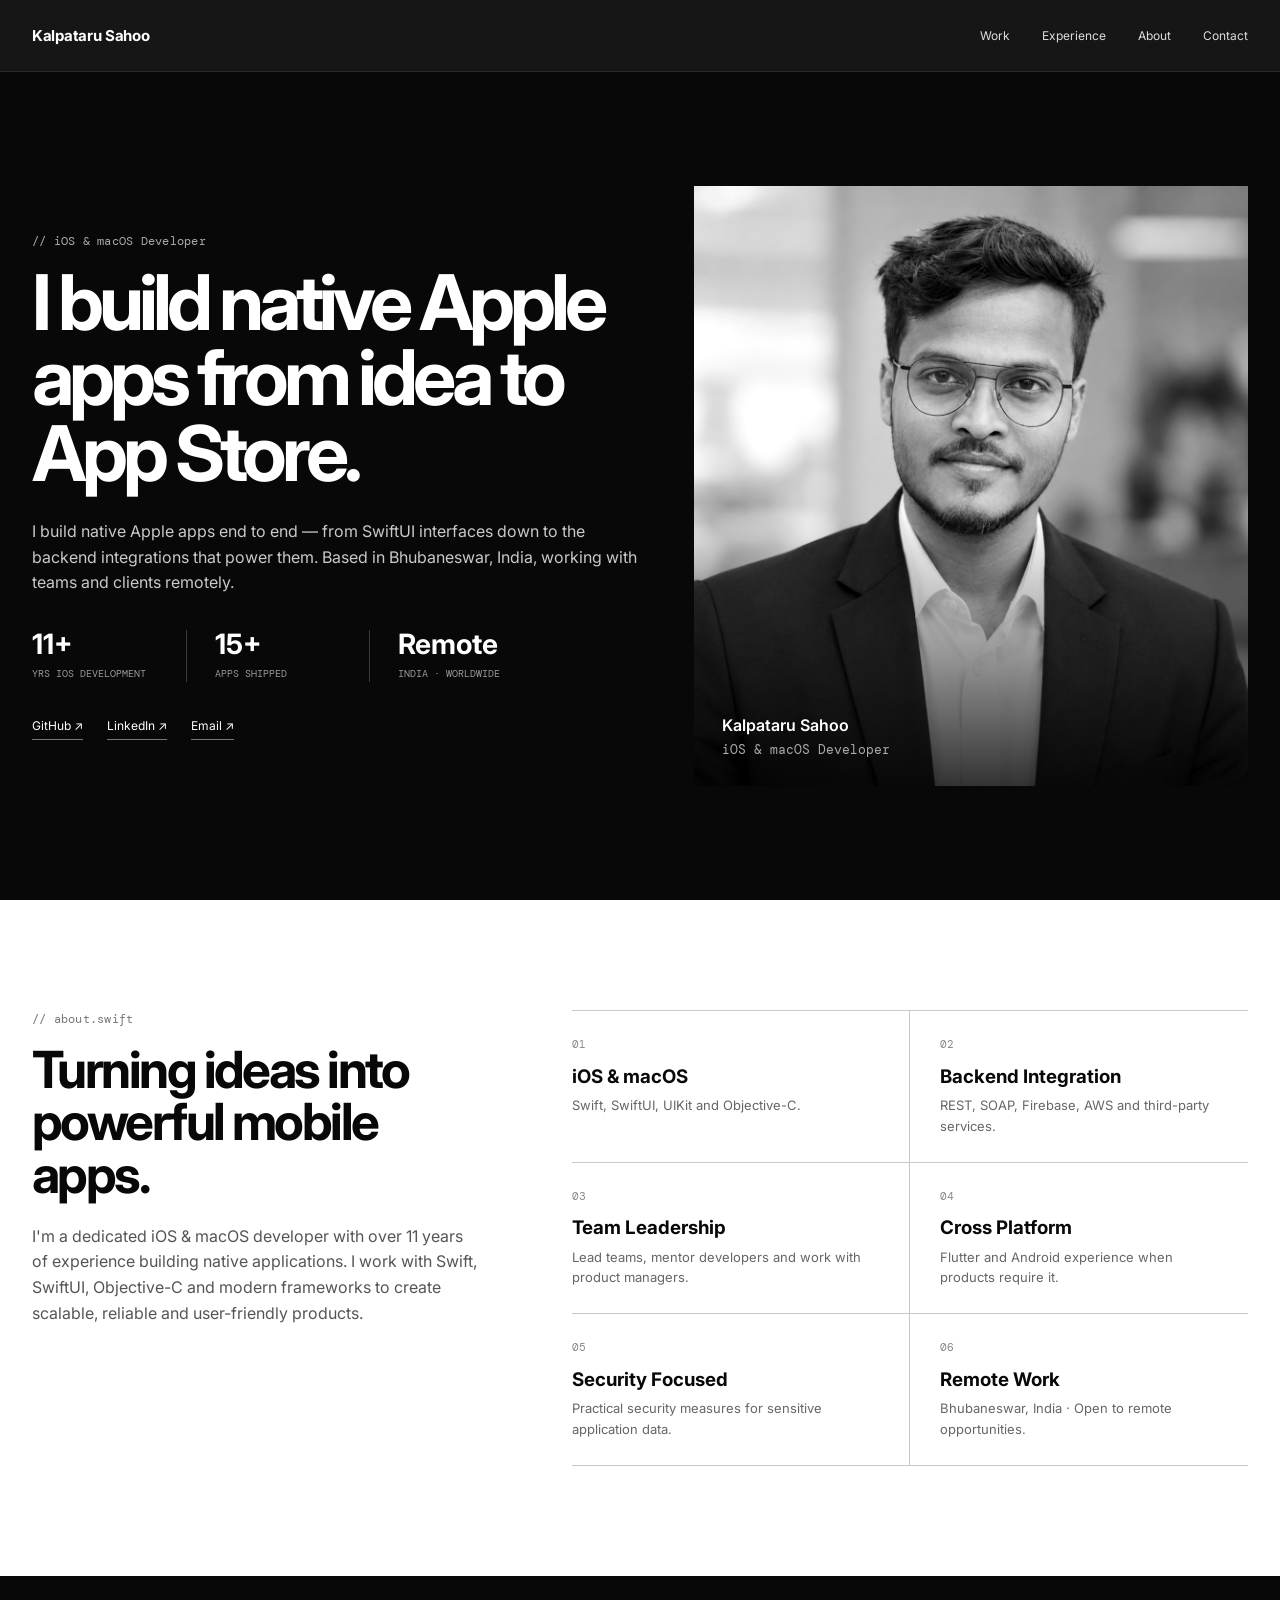
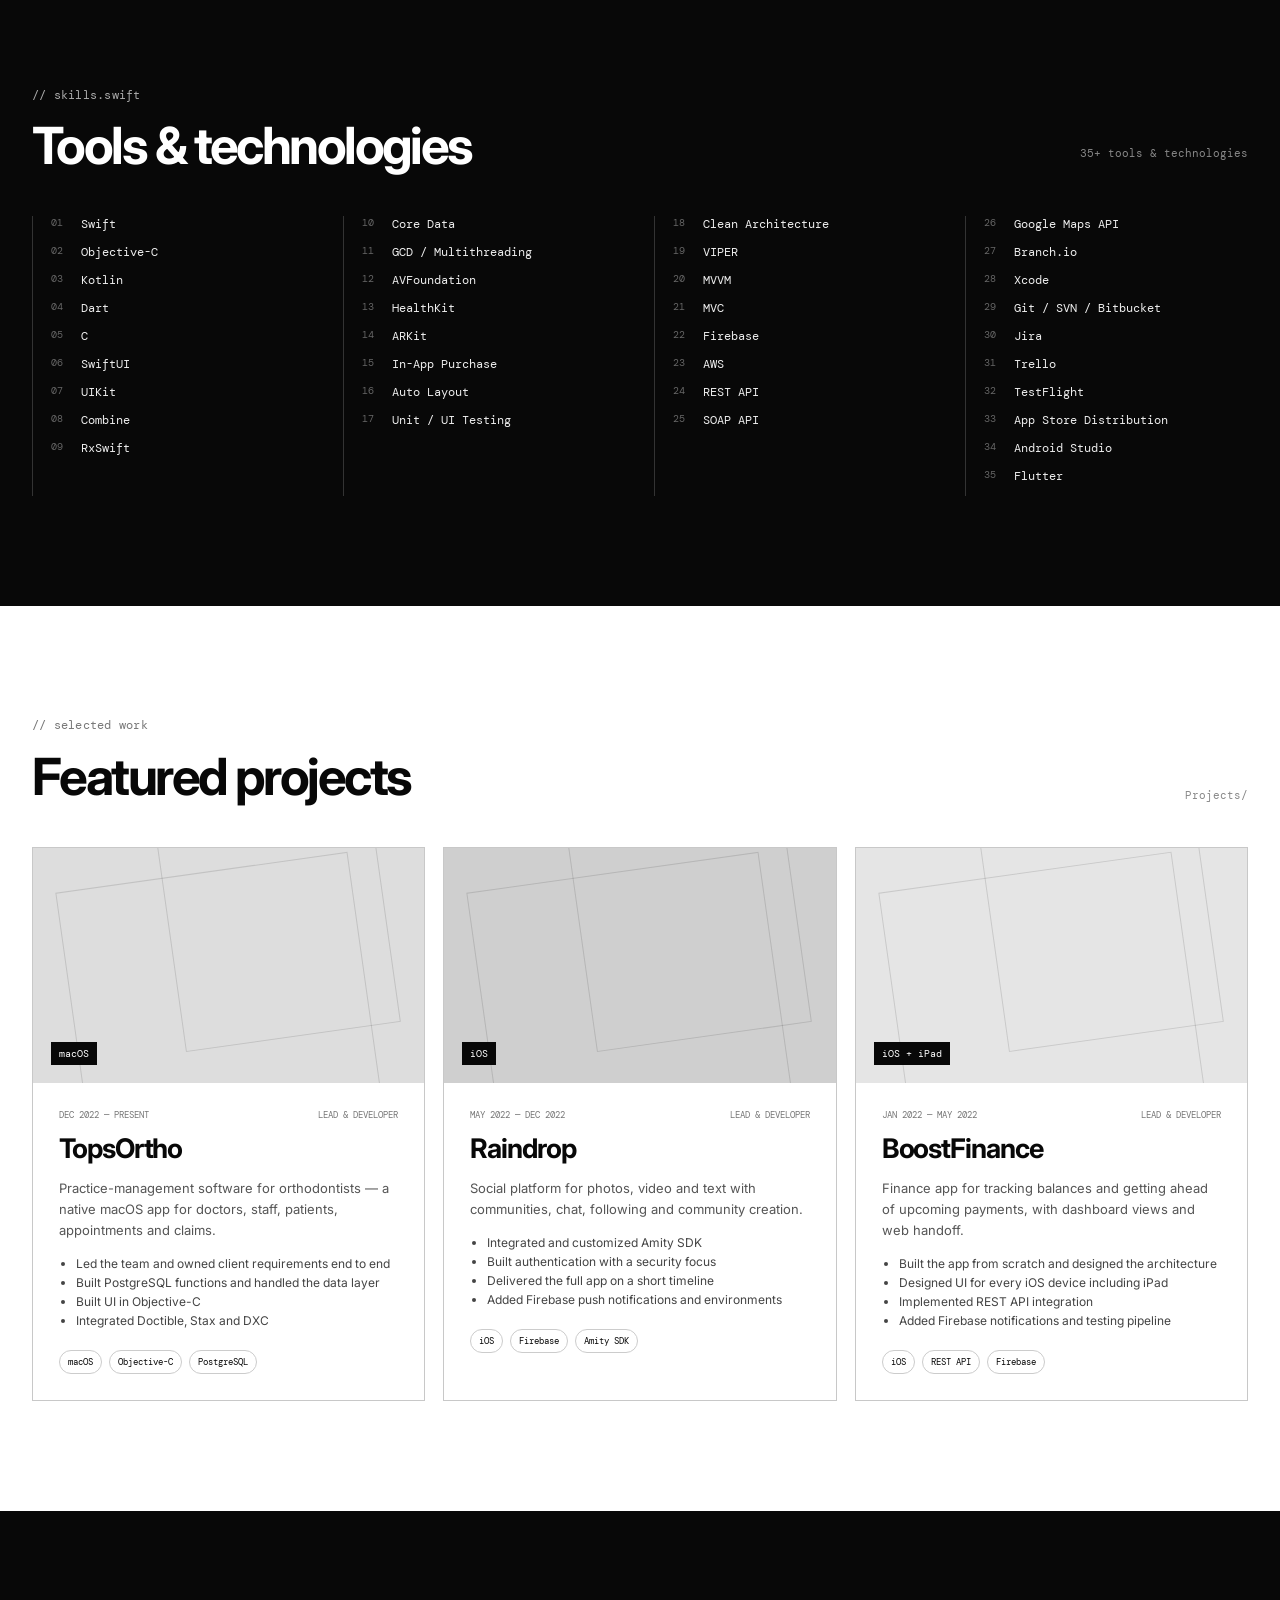
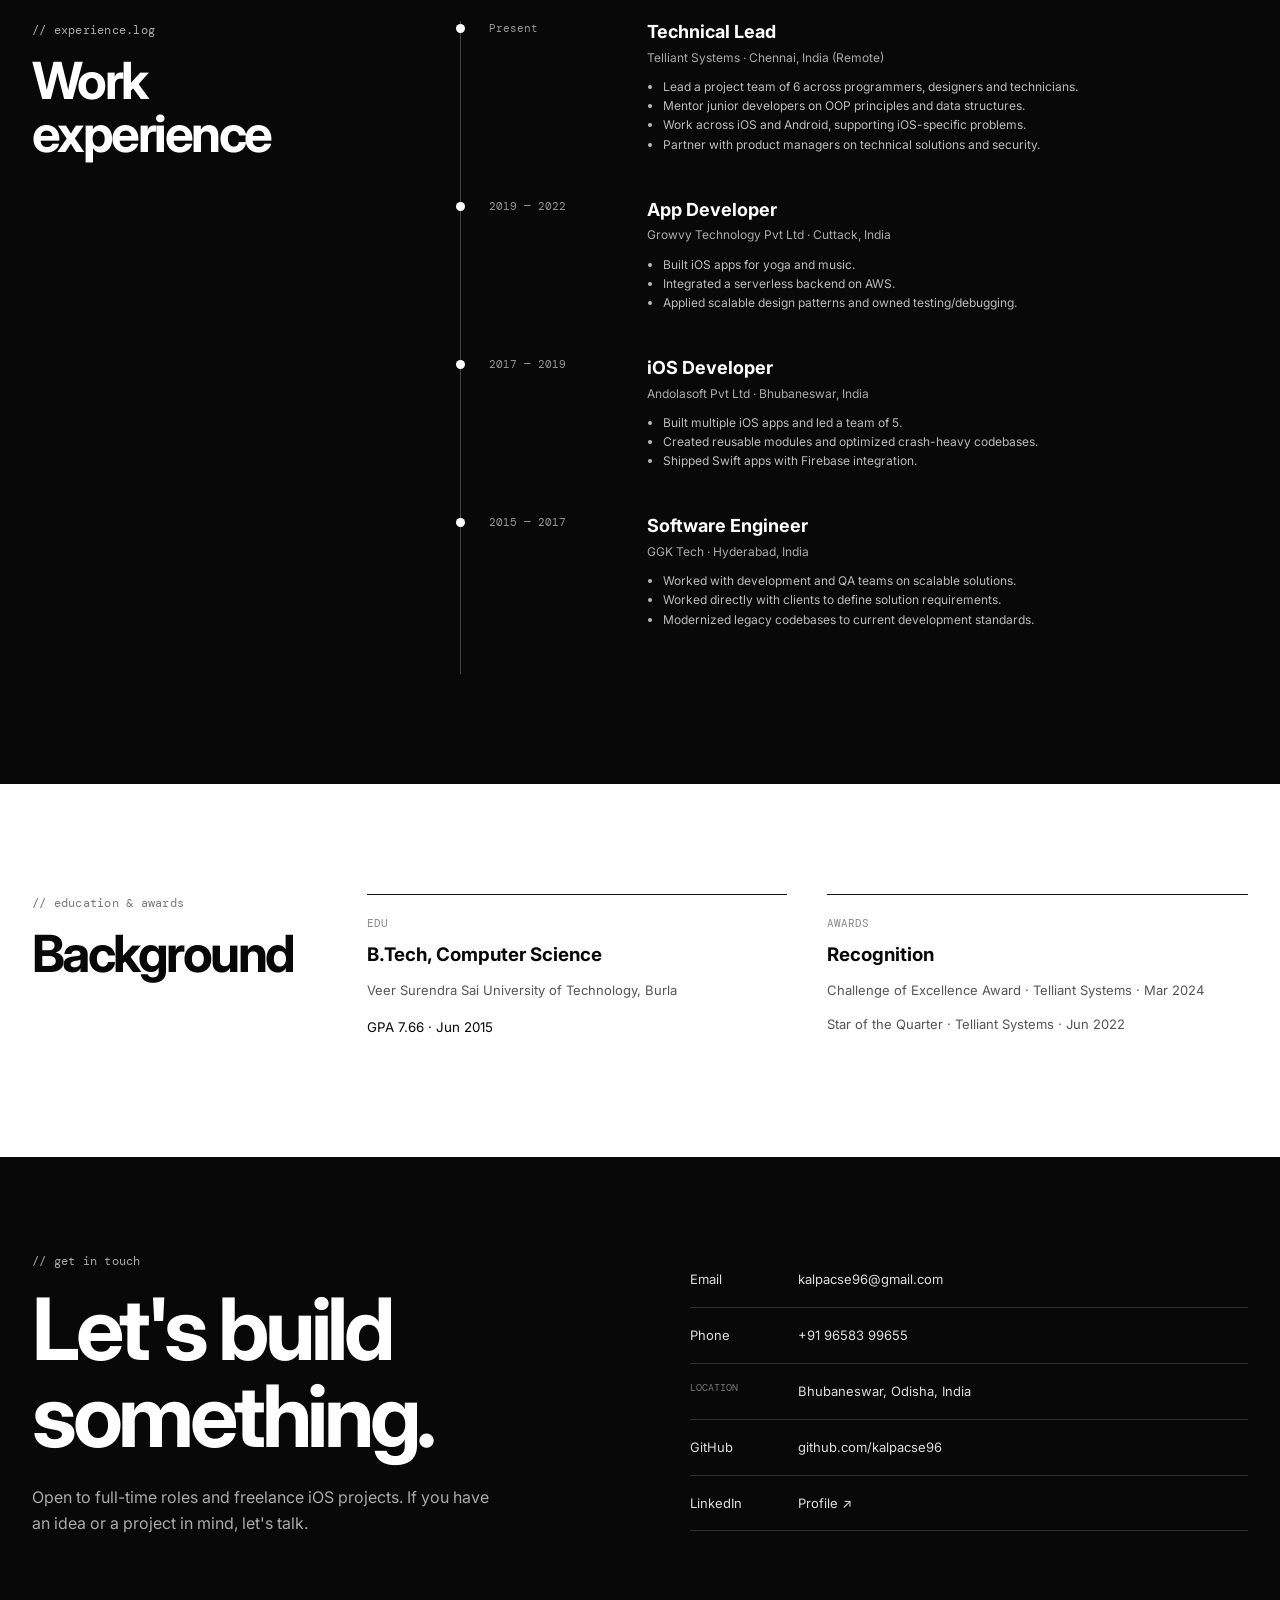
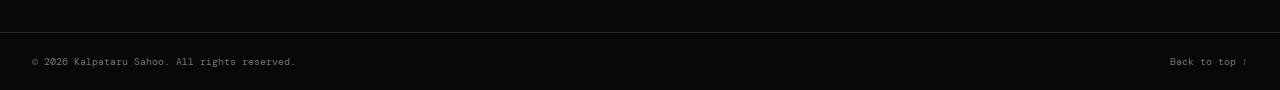
<file: index.html>
<!doctype html>
<html lang="en">
<head>
  <meta charset="utf-8" />
  <meta name="viewport" content="width=device-width, initial-scale=1" />
  <meta name="description" content="Kalpataru Sahoo — iOS & macOS Developer" />
  <title>Kalpataru Sahoo — iOS & macOS Developer</title>
  <link rel="preconnect" href="https://fonts.googleapis.com">
  <link rel="preconnect" href="https://fonts.gstatic.com" crossorigin>
  <link href="https://fonts.googleapis.com/css2?family=DM+Mono:wght@400;500&family=Inter:wght@400;500;600;700;800&display=swap" rel="stylesheet">
  <link rel="stylesheet" href="styles.css" />
</head>

<body>
  <header class="site-header">
    <a class="brand" href="#top">Kalpataru Sahoo</a>
    <nav class="nav" aria-label="Primary navigation">
      <a href="#work">Work</a>
      <a href="#experience">Experience</a>
      <a href="#about">About</a>
      <a href="#contact">Contact</a>
    </nav>
    <button class="menu-toggle" aria-label="Toggle navigation" aria-expanded="false">☰</button>
  </header>

  <main id="top">
    <section class="hero section-dark">
      <div class="hero-grid container">
        <div class="hero-copy reveal">
          <p class="eyebrow">// iOS & macOS Developer</p>
          <h1>I build native Apple apps from idea to App Store.</h1>
          <p class="hero-lead">
            I build native Apple apps end to end — from SwiftUI interfaces down to
            the backend integrations that power them. Based in Bhubaneswar, India,
            working with teams and clients remotely.
          </p>

          <div class="stats">
            <div>
              <strong>11+</strong>
              <span>yrs iOS development</span>
            </div>
            <div>
              <strong>15+</strong>
              <span>apps shipped</span>
            </div>
            <div>
              <strong>Remote</strong>
              <span>India · Worldwide</span>
            </div>
          </div>

          <div class="hero-links">
            <a href="https://github.com/kalpacse96" target="_blank" rel="noreferrer">GitHub ↗</a>
            <a href="https://www.linkedin.com/in/kalpataru-sahoo-%EF%A3%BF-72382b7a/" target="_blank" rel="noreferrer">LinkedIn ↗</a>
            <a href="mailto:kalpacse96@gmail.com">Email ↗</a>
          </div>
        </div>

        <div class="hero-photo reveal">
          <div class="photo-frame">
            <img src="profile.jpg" alt="Kalpataru Sahoo" />
            <div class="photo-caption">
              <span>Kalpataru Sahoo</span>
              <small>iOS & macOS Developer</small>
            </div>
          </div>
        </div>
      </div>
    </section>

    <section id="about" class="section section-light">
      <div class="container about-grid">
        <div>
          <p class="eyebrow">// about.swift</p>
          <h2>Turning ideas into powerful mobile apps.</h2>
          <p>
            I'm a dedicated iOS & macOS developer with over 11 years of experience
            building native applications. I work with Swift, SwiftUI, Objective-C
            and modern frameworks to create scalable, reliable and user-friendly
            products.
          </p>
        </div>

        <div class="capabilities">
          <article>
            <span>01</span>
            <h3>iOS & macOS</h3>
            <p>Swift, SwiftUI, UIKit and Objective-C.</p>
          </article>
          <article>
            <span>02</span>
            <h3>Backend Integration</h3>
            <p>REST, SOAP, Firebase, AWS and third-party services.</p>
          </article>
          <article>
            <span>03</span>
            <h3>Team Leadership</h3>
            <p>Lead teams, mentor developers and work with product managers.</p>
          </article>
          <article>
            <span>04</span>
            <h3>Cross Platform</h3>
            <p>Flutter and Android experience when products require it.</p>
          </article>
          <article>
            <span>05</span>
            <h3>Security Focused</h3>
            <p>Practical security measures for sensitive application data.</p>
          </article>
          <article>
            <span>06</span>
            <h3>Remote Work</h3>
            <p>Bhubaneswar, India · Open to remote opportunities.</p>
          </article>
        </div>
      </div>
    </section>

    <section class="section section-dark skills-section">
      <div class="container">
        <div class="section-heading">
          <div>
            <p class="eyebrow">// skills.swift</p>
            <h2>Tools & technologies</h2>
          </div>
          <p class="mono-note">35+ tools & technologies</p>
        </div>

        <div class="skills-columns">
          <div>
            <span>01</span><p>Swift</p>
            <span>02</span><p>Objective-C</p>
            <span>03</span><p>Kotlin</p>
            <span>04</span><p>Dart</p>
            <span>05</span><p>C</p>
            <span>06</span><p>SwiftUI</p>
            <span>07</span><p>UIKit</p>
            <span>08</span><p>Combine</p>
            <span>09</span><p>RxSwift</p>
          </div>

          <div>
            <span>10</span><p>Core Data</p>
            <span>11</span><p>GCD / Multithreading</p>
            <span>12</span><p>AVFoundation</p>
            <span>13</span><p>HealthKit</p>
            <span>14</span><p>ARKit</p>
            <span>15</span><p>In-App Purchase</p>
            <span>16</span><p>Auto Layout</p>
            <span>17</span><p>Unit / UI Testing</p>
          </div>

          <div>
            <span>18</span><p>Clean Architecture</p>
            <span>19</span><p>VIPER</p>
            <span>20</span><p>MVVM</p>
            <span>21</span><p>MVC</p>
            <span>22</span><p>Firebase</p>
            <span>23</span><p>AWS</p>
            <span>24</span><p>REST API</p>
            <span>25</span><p>SOAP API</p>
          </div>

          <div>
            <span>26</span><p>Google Maps API</p>
            <span>27</span><p>Branch.io</p>
            <span>28</span><p>Xcode</p>
            <span>29</span><p>Git / SVN / Bitbucket</p>
            <span>30</span><p>Jira</p>
            <span>31</span><p>Trello</p>
            <span>32</span><p>TestFlight</p>
            <span>33</span><p>App Store Distribution</p>
            <span>34</span><p>Android Studio</p>
            <span>35</span><p>Flutter</p>
          </div>
        </div>
      </div>
    </section>

    <section id="work" class="section section-light">
      <div class="container">
        <div class="section-heading">
          <div>
            <p class="eyebrow">// selected work</p>
            <h2>Featured projects</h2>
          </div>
          <span class="mono-note">Projects/</span>
        </div>

        <div class="projects">
          <article class="project-card reveal">
            <div class="project-visual visual-one">
              <span>macOS</span>
            </div>
            <div class="project-body">
              <div class="project-meta"><span>Dec 2022 — Present</span><span>Lead & Developer</span></div>
              <h3>TopsOrtho</h3>
              <p>
                Practice-management software for orthodontists — a native macOS
                app for doctors, staff, patients, appointments and claims.
              </p>
              <ul>
                <li>Led the team and owned client requirements end to end</li>
                <li>Built PostgreSQL functions and handled the data layer</li>
                <li>Built UI in Objective-C</li>
                <li>Integrated Doctible, Stax and DXC</li>
              </ul>
              <div class="tags"><span>macOS</span><span>Objective-C</span><span>PostgreSQL</span></div>
            </div>
          </article>

          <article class="project-card reveal">
            <div class="project-visual visual-two">
              <span>iOS</span>
            </div>
            <div class="project-body">
              <div class="project-meta"><span>May 2022 — Dec 2022</span><span>Lead & Developer</span></div>
              <h3>Raindrop</h3>
              <p>
                Social platform for photos, video and text with communities,
                chat, following and community creation.
              </p>
              <ul>
                <li>Integrated and customized Amity SDK</li>
                <li>Built authentication with a security focus</li>
                <li>Delivered the full app on a short timeline</li>
                <li>Added Firebase push notifications and environments</li>
              </ul>
              <div class="tags"><span>iOS</span><span>Firebase</span><span>Amity SDK</span></div>
            </div>
          </article>

          <article class="project-card reveal">
            <div class="project-visual visual-three">
              <span>iOS + iPad</span>
            </div>
            <div class="project-body">
              <div class="project-meta"><span>Jan 2022 — May 2022</span><span>Lead & Developer</span></div>
              <h3>BoostFinance</h3>
              <p>
                Finance app for tracking balances and getting ahead of upcoming
                payments, with dashboard views and web handoff.
              </p>
              <ul>
                <li>Built the app from scratch and designed the architecture</li>
                <li>Designed UI for every iOS device including iPad</li>
                <li>Implemented REST API integration</li>
                <li>Added Firebase notifications and testing pipeline</li>
              </ul>
              <div class="tags"><span>iOS</span><span>REST API</span><span>Firebase</span></div>
            </div>
          </article>
        </div>
      </div>
    </section>

    <section id="experience" class="section section-dark">
      <div class="container experience-grid">
        <div>
          <p class="eyebrow">// experience.log</p>
          <h2>Work experience</h2>
        </div>

        <div class="timeline">
          <article>
            <time>Present</time>
            <div>
              <h3>Technical Lead</h3>
              <p class="company">Telliant Systems · Chennai, India (Remote)</p>
              <ul>
                <li>Lead a project team of 6 across programmers, designers and technicians.</li>
                <li>Mentor junior developers on OOP principles and data structures.</li>
                <li>Work across iOS and Android, supporting iOS-specific problems.</li>
                <li>Partner with product managers on technical solutions and security.</li>
              </ul>
            </div>
          </article>

          <article>
            <time>2019 — 2022</time>
            <div>
              <h3>App Developer</h3>
              <p class="company">Growvy Technology Pvt Ltd · Cuttack, India</p>
              <ul>
                <li>Built iOS apps for yoga and music.</li>
                <li>Integrated a serverless backend on AWS.</li>
                <li>Applied scalable design patterns and owned testing/debugging.</li>
              </ul>
            </div>
          </article>

          <article>
            <time>2017 — 2019</time>
            <div>
              <h3>iOS Developer</h3>
              <p class="company">Andolasoft Pvt Ltd · Bhubaneswar, India</p>
              <ul>
                <li>Built multiple iOS apps and led a team of 5.</li>
                <li>Created reusable modules and optimized crash-heavy codebases.</li>
                <li>Shipped Swift apps with Firebase integration.</li>
              </ul>
            </div>
          </article>

          <article>
            <time>2015 — 2017</time>
            <div>
              <h3>Software Engineer</h3>
              <p class="company">GGK Tech · Hyderabad, India</p>
              <ul>
                <li>Worked with development and QA teams on scalable solutions.</li>
                <li>Worked directly with clients to define solution requirements.</li>
                <li>Modernized legacy codebases to current development standards.</li>
              </ul>
            </div>
          </article>
        </div>
      </div>
    </section>

    <section class="section section-light">
      <div class="container education-grid">
        <div>
          <p class="eyebrow">// education & awards</p>
          <h2>Background</h2>
        </div>

        <div class="edu-card">
          <span class="card-index">EDU</span>
          <h3>B.Tech, Computer Science</h3>
          <p>Veer Surendra Sai University of Technology, Burla</p>
          <small>GPA 7.66 · Jun 2015</small>
        </div>

        <div class="edu-card">
          <span class="card-index">AWARDS</span>
          <h3>Recognition</h3>
          <p>Challenge of Excellence Award · Telliant Systems · Mar 2024</p>
          <p>Star of the Quarter · Telliant Systems · Jun 2022</p>
        </div>
      </div>
    </section>

    <section id="contact" class="contact section-dark">
      <div class="container contact-inner">
        <div>
          <p class="eyebrow">// get in touch</p>
          <h2>Let's build something.</h2>
          <p>
            Open to full-time roles and freelance iOS projects. If you have an
            idea or a project in mind, let's talk.
          </p>
        </div>

        <div class="contact-details">
          <a href="mailto:kalpacse96@gmail.com"><span>Email</span>kalpacse96@gmail.com</a>
          <a href="tel:+919658399655"><span>Phone</span>+91 96583 99655</a>
          <span><span>Location</span>Bhubaneswar, Odisha, India</span>
          <a href="https://github.com/kalpacse96" target="_blank" rel="noreferrer"><span>GitHub</span>github.com/kalpacse96</a>
          <a href="https://www.linkedin.com/in/kalpataru-sahoo-%EF%A3%BF-72382b7a/" target="_blank" rel="noreferrer"><span>LinkedIn</span>Profile ↗</a>
        </div>
      </div>
    </section>
  </main>

  <footer class="footer section-dark">
    <div class="container">
      <span>© <span id="year"></span> Kalpataru Sahoo. All rights reserved.</span>
      <a href="#top">Back to top ↑</a>
    </div>
  </footer>

  <script src="script.js"></script>
</body>
</html>
</file>
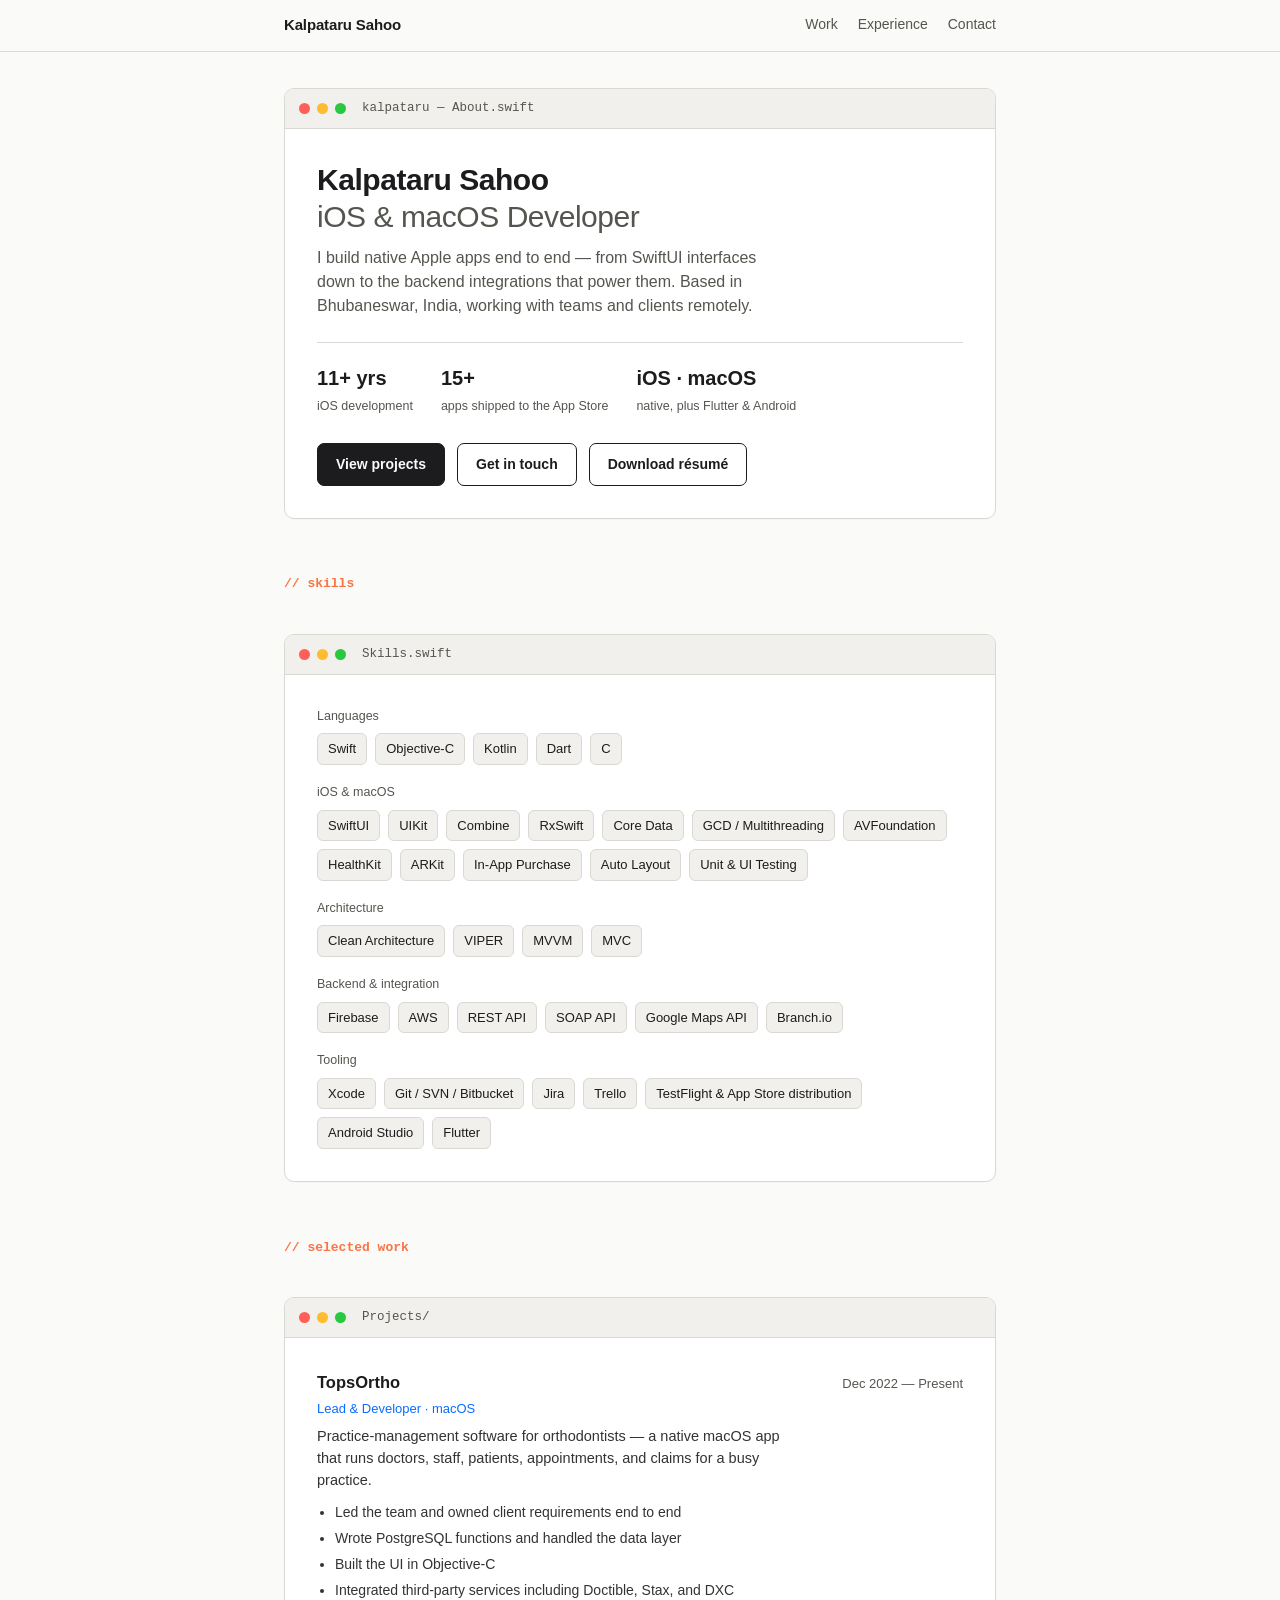
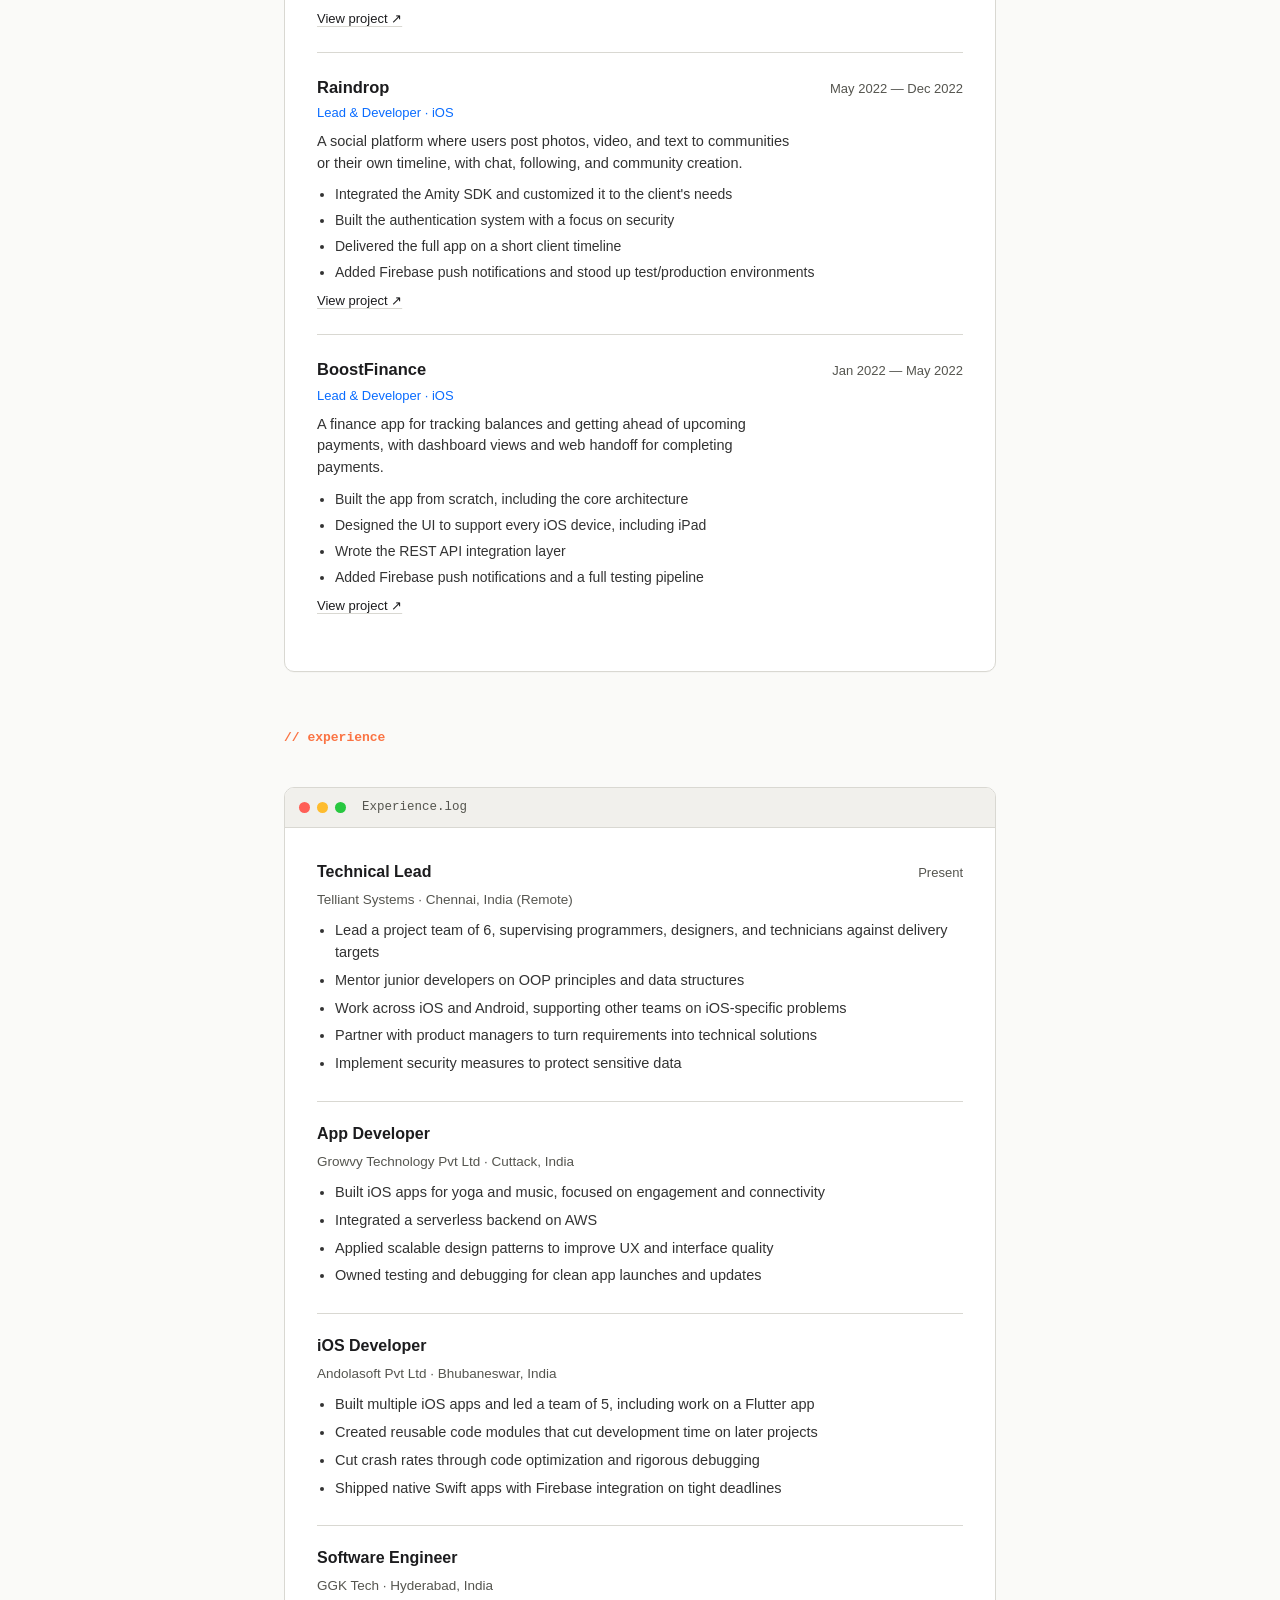
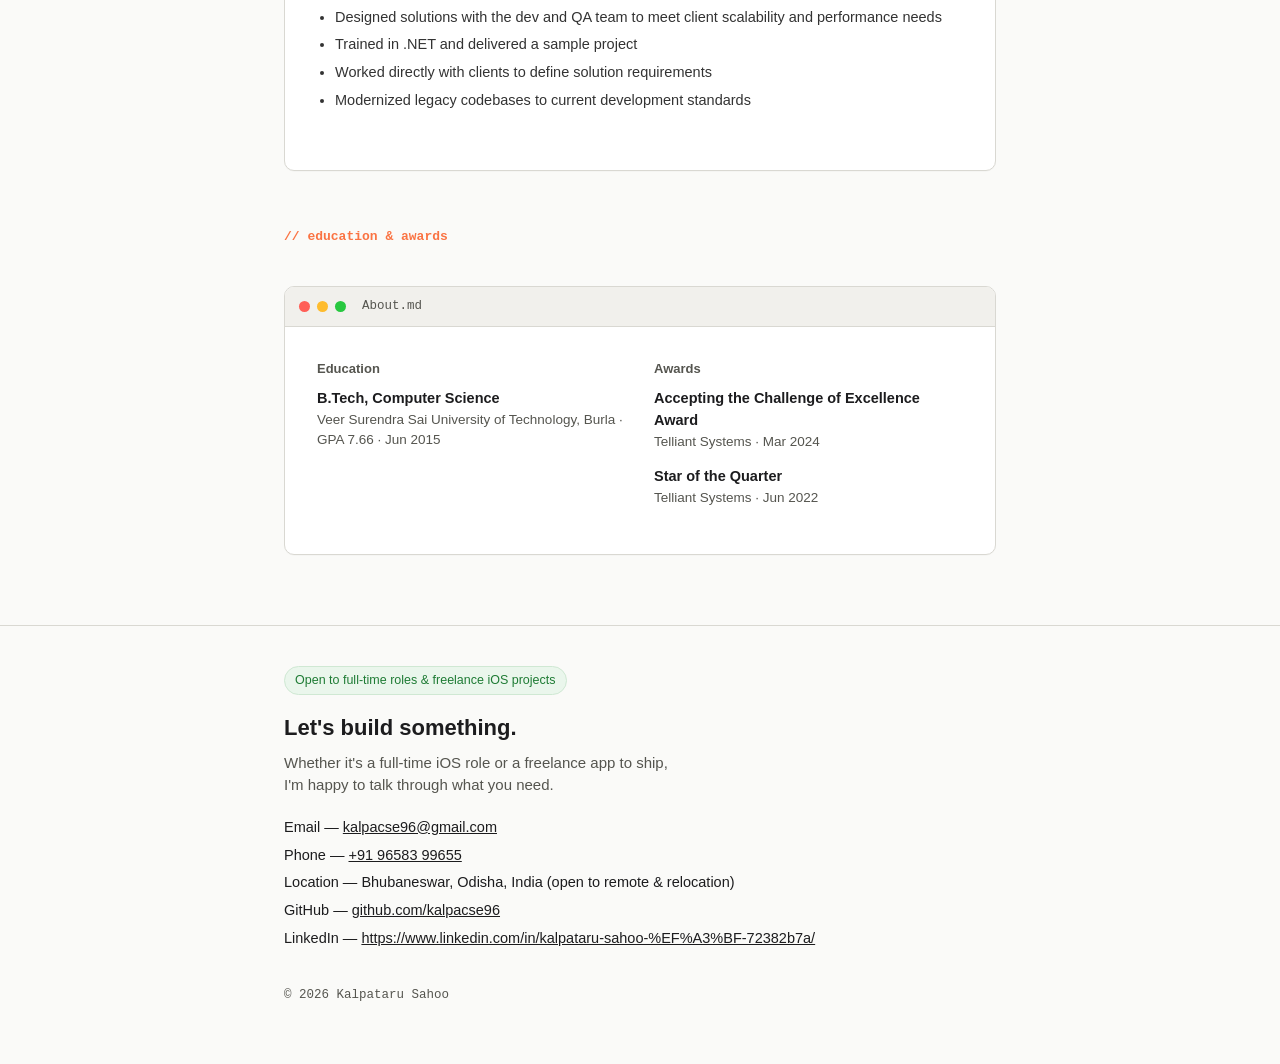
<file: index2.html>
<!DOCTYPE html>
<html lang="en">
<head>
<meta charset="UTF-8">
<meta name="viewport" content="width=device-width, initial-scale=1.0">
<title>Kalpataru Sahoo — iOS &amp; macOS Developer</title>
<meta name="description" content="Kalpataru Sahoo, iOS and macOS developer. 11+ years building native Apple apps. Available for full-time roles and freelance iOS projects.">
<style>
  :root{
    --paper: #FAFAF8;
    --paper-dim: #F1F0EC;
    --ink: #1C1C1E;
    --ink-soft: #55554F;
    --line: #D9D8D2;
    --swift: #FA7343;
    --blue: #0A6CFF;
    --window-bg: #FFFFFF;
    --radius: 10px;
  }
  *{box-sizing:border-box;}
  html{scroll-behavior:smooth;}
  body{
    margin:0;
    background:var(--paper);
    color:var(--ink);
    font-family: -apple-system, "SF Pro Text", "Helvetica Neue", Helvetica, Arial, sans-serif;
    line-height:1.5;
    -webkit-font-smoothing:antialiased;
  }
  .mono{
    font-family: "SF Mono", "Menlo", "Consolas", monospace;
  }
  a{color:inherit;}
  .wrap{
    max-width: 760px;
    margin: 0 auto;
    padding: 0 24px;
  }

  /* ---- nav ---- */
  header.site{
    position: sticky;
    top:0;
    background: rgba(250,250,248,0.88);
    backdrop-filter: blur(8px);
    border-bottom: 1px solid var(--line);
    z-index: 10;
  }
  nav.wrap{
    display:flex;
    align-items:center;
    justify-content:space-between;
    padding-top:14px;
    padding-bottom:14px;
  }
  nav .name{
    font-weight:600;
    font-size:15px;
    letter-spacing:-0.01em;
  }
  nav .links{
    display:flex;
    gap:20px;
    font-size:14px;
  }
  nav .links a{
    text-decoration:none;
    color:var(--ink-soft);
    border-bottom:1px solid transparent;
    transition:border-color .15s ease, color .15s ease;
  }
  nav .links a:hover{
    color:var(--ink);
    border-color:var(--ink);
  }

  /* ---- mac window chrome ---- */
  .window{
    background: var(--window-bg);
    border: 1px solid var(--line);
    border-radius: var(--radius);
    margin: 40px 0;
    overflow:hidden;
    box-shadow: 0 1px 0 rgba(0,0,0,0.02);
  }
  .titlebar{
    display:flex;
    align-items:center;
    gap:14px;
    padding: 10px 14px;
    background: var(--paper-dim);
    border-bottom:1px solid var(--line);
  }
  .dots{display:flex; gap:7px;}
  .dots span{
    width:11px; height:11px; border-radius:50%;
    display:inline-block;
  }
  .dots .r{background:#FF5F57;}
  .dots .y{background:#FEBC2E;}
  .dots .g{background:#28C840;}
  .titlebar .title{
    font-size:12.5px;
    color:var(--ink-soft);
    margin: 0 auto 0 0;
    padding-left:2px;
  }
  .window-body{
    padding: 32px;
  }
  @media (max-width:600px){
    .window-body{ padding: 24px 20px; }
  }

  /* ---- hero ---- */
  .hero-window{ margin-top:36px; opacity:0; animation: open .5s ease forwards; animation-delay:.05s; }
  @keyframes open{
    from{ opacity:0; transform: scale(.985) translateY(6px); }
    to{ opacity:1; transform: scale(1) translateY(0); }
  }
  @media (prefers-reduced-motion: reduce){
    .hero-window{ animation:none; opacity:1; }
  }
  .hero h1{
    font-size: 30px;
    line-height:1.25;
    margin: 0 0 10px 0;
    letter-spacing:-0.015em;
  }
  .hero h1 .role{ color: var(--ink-soft); font-weight:500; }
  .hero p.pitch{
    font-size:16px;
    color: var(--ink-soft);
    max-width: 54ch;
    margin: 0 0 24px 0;
  }
  .stats{
    display:flex;
    gap:28px;
    flex-wrap:wrap;
    margin: 22px 0 26px 0;
    padding-top:20px;
    border-top:1px solid var(--line);
  }
  .stat b{
    display:block;
    font-size:20px;
    font-weight:600;
  }
  .stat span{
    font-size:12.5px;
    color: var(--ink-soft);
  }
  .cta-row{ display:flex; gap:12px; flex-wrap:wrap; }
  .btn{
    display:inline-block;
    padding: 10px 18px;
    border-radius: 7px;
    font-size:14px;
    font-weight:600;
    text-decoration:none;
    border: 1px solid var(--ink);
  }
  .btn.primary{ background:var(--ink); color:var(--paper); }
  .btn.primary:hover{ background:#000; }
  .btn.ghost{ color:var(--ink); }
  .btn.ghost:hover{ background: var(--paper-dim); }

  /* ---- section headings (code-comment style, tied to dev subject) ---- */
  h2.section-head{
    font-size:13px;
    color: var(--swift);
    margin: 56px 0 0 0;
    padding: 0 0 0 0;
  }
  h2.section-head .wrap{padding:0;}

  /* ---- skills ---- */
  .skill-group{ margin-bottom:18px; }
  .skill-group:last-child{ margin-bottom:0; }
  .skill-group .label{
    font-size:12.5px;
    color: var(--ink-soft);
    margin-bottom:8px;
  }
  .chips{ display:flex; flex-wrap:wrap; gap:8px; }
  .chip{
    font-size:13px;
    padding: 5px 10px;
    background: var(--paper-dim);
    border:1px solid var(--line);
    border-radius: 6px;
  }

  /* ---- experience ---- */
  .job{
    padding: 20px 0;
    border-top: 1px solid var(--line);
  }
  .job:first-child{ border-top:none; padding-top:0; }
  .job-head{
    display:flex;
    justify-content:space-between;
    align-items:baseline;
    gap:12px;
    flex-wrap:wrap;
    margin-bottom:6px;
  }
  .job-head .role{ font-weight:600; font-size:16px; }
  .job-head .when{ font-size:13px; color:var(--ink-soft); }
  .job-meta{ font-size:13.5px; color:var(--ink-soft); margin-bottom:10px; }
  .job ul{ margin:0; padding-left:18px; }
  .job li{ margin-bottom:6px; font-size:14.5px; color:#333; }

  /* ---- projects ---- */
  .project{
    padding:22px 0;
    border-top:1px solid var(--line);
  }
  .project:first-child{ border-top:none; padding-top:0; }
  .project-head{
    display:flex;
    justify-content:space-between;
    align-items:baseline;
    gap:10px;
    flex-wrap:wrap;
  }
  .project-head h3{ margin:0; font-size:16.5px; }
  .project-head .when{ font-size:13px; color:var(--ink-soft); }
  .project .role{
    font-size:13px;
    color: var(--blue);
    margin: 4px 0 8px 0;
  }
  .project p{ margin:0 0 10px 0; font-size:14.5px; color:#333; max-width:60ch; }
  .project ul{ margin:0; padding-left:18px; }
  .project li{ font-size:14px; color:#333; margin-bottom:5px; }
  .project a.repo-link{
    font-size:13px;
    text-decoration:underline;
    text-decoration-color:var(--line);
    text-underline-offset:3px;
  }

  /* ---- two-col: education / awards ---- */
  .two-col{
    display:grid;
    grid-template-columns:1fr 1fr;
    gap:28px;
  }
  @media (max-width:600px){
    .two-col{ grid-template-columns:1fr; }
  }
  .two-col h4{
    font-size:13px;
    color:var(--ink-soft);
    margin: 0 0 10px 0;
  }
  .two-col .item{ margin-bottom:14px; }
  .two-col .item .t{ font-weight:600; font-size:14.5px; }
  .two-col .item .s{ font-size:13.5px; color:var(--ink-soft); }

  /* ---- footer / contact ---- */
  footer{
    margin-top:70px;
    border-top:1px solid var(--line);
    padding: 40px 0 60px 0;
  }
  footer .avail{
    display:inline-block;
    font-size:12.5px;
    color:#1E7B34;
    background:#EAF6EC;
    border:1px solid #CFE8D3;
    padding:4px 10px;
    border-radius:20px;
    margin-bottom:16px;
  }
  footer h2{ font-size:22px; margin:0 0 8px 0; }
  footer p{ color:var(--ink-soft); font-size:15px; max-width:48ch; margin:0 0 20px 0;}
  footer .contact-list{ font-size:14.5px; }
  footer .contact-list div{ margin-bottom:6px; }
  footer .copyright{
    margin-top:36px;
    font-size:12.5px;
    color:var(--ink-soft);
  }
</style>
</head>
<body>

<header class="site">
  <nav class="wrap">
    <div class="name">Kalpataru Sahoo</div>
    <div class="links">
      <a href="#work">Work</a>
      <a href="#experience">Experience</a>
      <a href="#contact">Contact</a>
    </div>
  </nav>
</header>

<main class="wrap">

  <!-- HERO -->
  <section class="hero-window window hero">
    <div class="titlebar">
      <div class="dots"><span class="r"></span><span class="y"></span><span class="g"></span></div>
      <div class="title mono">kalpataru — About.swift</div>
    </div>
    <div class="window-body">
      <h1>Kalpataru Sahoo<br><span class="role">iOS &amp; macOS Developer</span></h1>
      <p class="pitch">I build native Apple apps end to end — from SwiftUI interfaces down to the backend integrations that power them. Based in Bhubaneswar, India, working with teams and clients remotely.</p>
      <div class="stats">
        <div class="stat"><b>11+ yrs</b><span>iOS development</span></div>
        <div class="stat"><b>15+</b><span>apps shipped to the App Store</span></div>
        <div class="stat"><b>iOS · macOS</b><span>native, plus Flutter &amp; Android</span></div>
      </div>
      <div class="cta-row">
        <a class="btn primary" href="#work">View projects</a>
        <a class="btn ghost" href="#contact">Get in touch</a>
        <a class="btn ghost" href="resume.pdf" download>Download résumé</a>
      </div>
    </div>
  </section>

  <!-- SKILLS -->
  <h2 class="section-head mono">// skills</h2>
  <section class="window">
    <div class="titlebar">
      <div class="dots"><span class="r"></span><span class="y"></span><span class="g"></span></div>
      <div class="title mono">Skills.swift</div>
    </div>
    <div class="window-body">
      <div class="skill-group">
        <div class="label">Languages</div>
        <div class="chips">
          <span class="chip">Swift</span><span class="chip">Objective-C</span><span class="chip">Kotlin</span><span class="chip">Dart</span><span class="chip">C</span>
        </div>
      </div>
      <div class="skill-group">
        <div class="label">iOS &amp; macOS</div>
        <div class="chips">
          <span class="chip">SwiftUI</span><span class="chip">UIKit</span><span class="chip">Combine</span><span class="chip">RxSwift</span>
          <span class="chip">Core Data</span><span class="chip">GCD / Multithreading</span><span class="chip">AVFoundation</span>
          <span class="chip">HealthKit</span><span class="chip">ARKit</span><span class="chip">In-App Purchase</span><span class="chip">Auto Layout</span>
          <span class="chip">Unit &amp; UI Testing</span>
        </div>
      </div>
      <div class="skill-group">
        <div class="label">Architecture</div>
        <div class="chips">
          <span class="chip">Clean Architecture</span><span class="chip">VIPER</span><span class="chip">MVVM</span><span class="chip">MVC</span>
        </div>
      </div>
      <div class="skill-group">
        <div class="label">Backend &amp; integration</div>
        <div class="chips">
          <span class="chip">Firebase</span><span class="chip">AWS</span><span class="chip">REST API</span><span class="chip">SOAP API</span>
          <span class="chip">Google Maps API</span><span class="chip">Branch.io</span>
        </div>
      </div>
      <div class="skill-group">
        <div class="label">Tooling</div>
        <div class="chips">
          <span class="chip">Xcode</span><span class="chip">Git / SVN / Bitbucket</span><span class="chip">Jira</span><span class="chip">Trello</span>
          <span class="chip">TestFlight &amp; App Store distribution</span><span class="chip">Android Studio</span><span class="chip">Flutter</span>
        </div>
      </div>
    </div>
  </section>

  <!-- PROJECTS -->
  <h2 class="section-head mono" id="work">// selected work</h2>
  <section class="window">
    <div class="titlebar">
      <div class="dots"><span class="r"></span><span class="y"></span><span class="g"></span></div>
      <div class="title mono">Projects/</div>
    </div>
    <div class="window-body">

      <div class="project">
        <div class="project-head">
          <h3>TopsOrtho</h3>
          <div class="when">Dec 2022 — Present</div>
        </div>
        <div class="role">Lead &amp; Developer · macOS</div>
        <p>Practice-management software for orthodontists — a native macOS app that runs doctors, staff, patients, appointments, and claims for a busy practice.</p>
        <ul>
          <li>Led the team and owned client requirements end to end</li>
          <li>Wrote PostgreSQL functions and handled the data layer</li>
          <li>Built the UI in Objective-C</li>
          <li>Integrated third-party services including Doctible, Stax, and DXC</li>
        </ul>
        <a class="repo-link" href="#" target="_blank" rel="noopener">View project ↗</a>
      </div>

      <div class="project">
        <div class="project-head">
          <h3>Raindrop</h3>
          <div class="when">May 2022 — Dec 2022</div>
        </div>
        <div class="role">Lead &amp; Developer · iOS</div>
        <p>A social platform where users post photos, video, and text to communities or their own timeline, with chat, following, and community creation.</p>
        <ul>
          <li>Integrated the Amity SDK and customized it to the client's needs</li>
          <li>Built the authentication system with a focus on security</li>
          <li>Delivered the full app on a short client timeline</li>
          <li>Added Firebase push notifications and stood up test/production environments</li>
        </ul>
        <a class="repo-link" href="#" target="_blank" rel="noopener">View project ↗</a>
      </div>

      <div class="project">
        <div class="project-head">
          <h3>BoostFinance</h3>
          <div class="when">Jan 2022 — May 2022</div>
        </div>
        <div class="role">Lead &amp; Developer · iOS</div>
        <p>A finance app for tracking balances and getting ahead of upcoming payments, with dashboard views and web handoff for completing payments.</p>
        <ul>
          <li>Built the app from scratch, including the core architecture</li>
          <li>Designed the UI to support every iOS device, including iPad</li>
          <li>Wrote the REST API integration layer</li>
          <li>Added Firebase push notifications and a full testing pipeline</li>
        </ul>
        <a class="repo-link" href="#" target="_blank" rel="noopener">View project ↗</a>
      </div>

    </div>
  </section>

  <!-- EXPERIENCE -->
  <h2 class="section-head mono" id="experience">// experience</h2>
  <section class="window">
    <div class="titlebar">
      <div class="dots"><span class="r"></span><span class="y"></span><span class="g"></span></div>
      <div class="title mono">Experience.log</div>
    </div>
    <div class="window-body">

      <div class="job">
        <div class="job-head">
          <div class="role">Technical Lead</div>
          <div class="when">Present</div>
        </div>
        <div class="job-meta">Telliant Systems · Chennai, India (Remote)</div>
        <ul>
          <li>Lead a project team of 6, supervising programmers, designers, and technicians against delivery targets</li>
          <li>Mentor junior developers on OOP principles and data structures</li>
          <li>Work across iOS and Android, supporting other teams on iOS-specific problems</li>
          <li>Partner with product managers to turn requirements into technical solutions</li>
          <li>Implement security measures to protect sensitive data</li>
        </ul>
      </div>

      <div class="job">
        <div class="job-head">
          <div class="role">App Developer</div>
          <div class="when"></div>
        </div>
        <div class="job-meta">Growvy Technology Pvt Ltd · Cuttack, India</div>
        <ul>
          <li>Built iOS apps for yoga and music, focused on engagement and connectivity</li>
          <li>Integrated a serverless backend on AWS</li>
          <li>Applied scalable design patterns to improve UX and interface quality</li>
          <li>Owned testing and debugging for clean app launches and updates</li>
        </ul>
      </div>

      <div class="job">
        <div class="job-head">
          <div class="role">iOS Developer</div>
          <div class="when"></div>
        </div>
        <div class="job-meta">Andolasoft Pvt Ltd · Bhubaneswar, India</div>
        <ul>
          <li>Built multiple iOS apps and led a team of 5, including work on a Flutter app</li>
          <li>Created reusable code modules that cut development time on later projects</li>
          <li>Cut crash rates through code optimization and rigorous debugging</li>
          <li>Shipped native Swift apps with Firebase integration on tight deadlines</li>
        </ul>
      </div>

      <div class="job">
        <div class="job-head">
          <div class="role">Software Engineer</div>
          <div class="when"></div>
        </div>
        <div class="job-meta">GGK Tech · Hyderabad, India</div>
        <ul>
          <li>Designed solutions with the dev and QA team to meet client scalability and performance needs</li>
          <li>Trained in .NET and delivered a sample project</li>
          <li>Worked directly with clients to define solution requirements</li>
          <li>Modernized legacy codebases to current development standards</li>
        </ul>
      </div>

    </div>
  </section>

  <!-- EDUCATION / AWARDS -->
  <h2 class="section-head mono">// education &amp; awards</h2>
  <section class="window">
    <div class="titlebar">
      <div class="dots"><span class="r"></span><span class="y"></span><span class="g"></span></div>
      <div class="title mono">About.md</div>
    </div>
    <div class="window-body">
      <div class="two-col">
        <div>
          <h4>Education</h4>
          <div class="item">
            <div class="t">B.Tech, Computer Science</div>
            <div class="s">Veer Surendra Sai University of Technology, Burla · GPA 7.66 · Jun 2015</div>
          </div>
        </div>
        <div>
          <h4>Awards</h4>
          <div class="item">
            <div class="t">Accepting the Challenge of Excellence Award</div>
            <div class="s">Telliant Systems · Mar 2024</div>
          </div>
          <div class="item">
            <div class="t">Star of the Quarter</div>
            <div class="s">Telliant Systems · Jun 2022</div>
          </div>
        </div>
      </div>
    </div>
  </section>

</main>

<footer id="contact">
  <div class="wrap">
    <span class="avail">Open to full-time roles &amp; freelance iOS projects</span>
    <h2>Let's build something.</h2>
    <p>Whether it's a full-time iOS role or a freelance app to ship, I'm happy to talk through what you need.</p>
    <div class="contact-list">
      <div>Email — <a href="mailto:kalpacse96@gmail.com">kalpacse96@gmail.com</a></div>
      <div>Phone — <a href="tel:+919658399655">+91 96583 99655</a></div>
      <div>Location — Bhubaneswar, Odisha, India (open to remote &amp; relocation)</div>
      <div>GitHub — <a href="https://github.com/kalpacse96" target="_blank" rel="noopener">github.com/kalpacse96</a></div>
      <div>LinkedIn — <a href="https://www.linkedin.com/in/kalpataru-sahoo-%EF%A3%BF-72382b7a/" target="_blank" rel="noopener">https://www.linkedin.com/in/kalpataru-sahoo-%EF%A3%BF-72382b7a/</a></div>
    </div>
    <div class="copyright mono">© <span id="year"></span> Kalpataru Sahoo</div>
  </div>
</footer>

<script>
  document.getElementById('year').textContent = new Date().getFullYear();
</script>

</body>
</html>
</file>
<file: styles.css>
:root {
  --black: #080808;
  --white: #fff;
  --gray-50: #f7f7f7;
  --gray-100: #ededed;
  --gray-300: #c8c8c8;
  --gray-500: #777;
  --gray-700: #303030;
  --max: 1240px;
  --sans: "Inter", Arial, sans-serif;
  --mono: "DM Mono", monospace;
}

* { box-sizing: border-box; }
html { scroll-behavior: smooth; }
body {
  margin: 0;
  color: var(--black);
  background: var(--white);
  font-family: var(--sans);
  line-height: 1.6;
}
a { color: inherit; text-decoration: none; }
img { display: block; max-width: 100%; }
button { font: inherit; }

.container {
  width: min(calc(100% - 64px), var(--max));
  margin-inline: auto;
}

.section { padding: 110px 0; }
.section-dark { color: var(--white); background: var(--black); }
.section-light { background: var(--white); }

.site-header {
  position: sticky;
  top: 0;
  z-index: 50;
  height: 72px;
  padding: 0 32px;
  display: flex;
  align-items: center;
  justify-content: space-between;
  color: var(--white);
  background: rgba(8,8,8,.94);
  border-bottom: 1px solid #2a2a2a;
  backdrop-filter: blur(12px);
}
.brand { font-size: 15px; font-weight: 700; letter-spacing: -.02em; }
.nav { display: flex; gap: 32px; font-size: 12px; }
.nav a { color: #ddd; transition: color .2s; }
.nav a:hover { color: #fff; }
.menu-toggle { display: none; color: white; background: none; border: 0; }

.hero {
  min-height: calc(100vh - 72px);
  display: grid;
  align-items: center;
}
.hero-grid {
  display: grid;
  grid-template-columns: 1.05fr .95fr;
  min-height: calc(100vh - 72px);
  align-items: center;
  gap: 50px;
}
.eyebrow {
  margin: 0 0 14px;
  font-family: var(--mono);
  font-size: 12px;
  color: var(--gray-500);
  letter-spacing: .02em;
}
.section-dark .eyebrow { color: #aaa; }
.hero h1 {
  max-width: 760px;
  margin: 0;
  font-size: clamp(48px, 6vw, 82px);
  line-height: .98;
  letter-spacing: -.065em;
}
.hero-lead {
  max-width: 650px;
  margin: 28px 0;
  color: #c9c9c9;
  font-size: 16px;
}
.stats {
  display: flex;
  gap: 0;
  margin: 34px 0;
}
.stats > div {
  min-width: 155px;
  padding-right: 28px;
  margin-right: 28px;
  border-right: 1px solid #3a3a3a;
}
.stats > div:last-child { border: 0; }
.stats strong {
  display: block;
  font-size: 28px;
  line-height: 1;
}
.stats span {
  display: block;
  margin-top: 8px;
  color: #999;
  font-family: var(--mono);
  font-size: 10px;
  text-transform: uppercase;
}
.hero-links { display: flex; gap: 24px; font-size: 12px; }
.hero-links a { border-bottom: 1px solid #777; padding-bottom: 4px; }

.hero-photo { display: flex; justify-content: flex-end; }
.photo-frame {
  position: relative;
  width: min(100%, 570px);
  min-height: 600px;
  overflow: hidden;
  background: #111;
}
.photo-frame::after {
  content: "";
  position: absolute;
  inset: 0;
  background: linear-gradient(180deg, transparent 55%, rgba(0,0,0,.8));
  pointer-events: none;
}
.photo-frame img {
  width: 100%;
  height: 600px;
  object-fit: cover;
  filter: grayscale(1) contrast(1.08);
}
.photo-caption {
  position: absolute;
  z-index: 2;
  bottom: 26px;
  left: 28px;
  display: grid;
}
.photo-caption span { font-weight: 600; }
.photo-caption small { color: #aaa; font-family: var(--mono); }

h2 {
  margin: 0 0 24px;
  font-size: clamp(34px, 4vw, 52px);
  line-height: 1.02;
  letter-spacing: -.05em;
}
h3 { margin: 0; line-height: 1.2; }

.about-grid {
  display: grid;
  grid-template-columns: .8fr 1.2fr;
  gap: 90px;
}
.about-grid > div:first-child p:not(.eyebrow) {
  color: #555;
  max-width: 540px;
}
.capabilities {
  display: grid;
  grid-template-columns: repeat(2, 1fr);
  border-top: 1px solid var(--gray-300);
}
.capabilities article {
  padding: 25px 20px 25px 0;
  border-bottom: 1px solid var(--gray-300);
}
.capabilities article:nth-child(odd) {
  border-right: 1px solid var(--gray-300);
  padding-right: 30px;
}
.capabilities article:nth-child(even) { padding-left: 30px; }
.capabilities span, .card-index {
  display: block;
  margin-bottom: 12px;
  color: #888;
  font-family: var(--mono);
  font-size: 11px;
}
.capabilities p { margin: 7px 0 0; color: #666; font-size: 13px; }

.section-heading {
  display: flex;
  justify-content: space-between;
  align-items: end;
  gap: 30px;
  margin-bottom: 45px;
}
.section-heading h2 { margin: 0; }
.mono-note { font: 11px var(--mono); color: #888; }

.skills-columns {
  display: grid;
  grid-template-columns: repeat(4, 1fr);
  gap: 28px;
}
.skills-columns > div {
  display: grid;
  grid-template-columns: 30px 1fr;
  align-content: start;
  border-left: 1px solid #333;
  padding-left: 18px;
}
.skills-columns span {
  color: #666;
  font: 10px var(--mono);
}
.skills-columns p {
  margin: 0 0 12px;
  color: #eee;
  font: 12px var(--mono);
}

.projects {
  display: grid;
  grid-template-columns: repeat(3, 1fr);
  gap: 18px;
}
.project-card { border: 1px solid var(--gray-300); background: #fff; }
.project-visual {
  height: 235px;
  display: flex;
  align-items: end;
  padding: 18px;
  position: relative;
  overflow: hidden;
  background: #ddd;
}
.project-visual::before,
.project-visual::after {
  content: "";
  position: absolute;
  border: 1px solid rgba(0,0,0,.12);
  transform: rotate(-8deg);
}
.project-visual::before { width: 75%; height: 110%; left: 10%; top: 10%; }
.project-visual::after { width: 55%; height: 90%; left: 35%; top: -10%; }
.visual-two { background: #cfcfcf; }
.visual-three { background: #e5e5e5; }
.project-visual span {
  position: relative;
  z-index: 2;
  padding: 5px 8px;
  background: #080808;
  color: #fff;
  font: 10px var(--mono);
}
.project-body { padding: 26px; }
.project-meta {
  display: flex;
  justify-content: space-between;
  gap: 12px;
  color: #777;
  font: 9px var(--mono);
  text-transform: uppercase;
}
.project-body h3 {
  margin: 12px 0 10px;
  font-size: 27px;
  letter-spacing: -.04em;
}
.project-body > p { color: #555; font-size: 13px; }
.project-body ul {
  padding-left: 17px;
  color: #444;
  font-size: 12px;
}
.tags { display: flex; flex-wrap: wrap; gap: 7px; margin-top: 20px; }
.tags span {
  padding: 5px 8px;
  border: 1px solid #ccc;
  border-radius: 100px;
  font: 9px var(--mono);
}

.experience-grid {
  display: grid;
  grid-template-columns: .6fr 1.4fr;
  gap: 90px;
}
.timeline { border-left: 1px solid #444; }
.timeline article {
  position: relative;
  display: grid;
  grid-template-columns: 130px 1fr;
  gap: 28px;
  padding: 0 0 45px 28px;
}
.timeline article::before {
  content: "";
  position: absolute;
  left: -5px;
  top: 3px;
  width: 9px;
  height: 9px;
  background: #fff;
  border-radius: 50%;
}
.timeline time {
  color: #999;
  font: 11px var(--mono);
}
.timeline h3 { font-size: 18px; }
.company { margin: 5px 0 10px; color: #aaa; font-size: 12px; }
.timeline ul { margin: 0; padding-left: 16px; color: #bbb; font-size: 12px; }

.education-grid {
  display: grid;
  grid-template-columns: .7fr 1fr 1fr;
  gap: 40px;
  align-items: start;
}
.edu-card {
  border-top: 1px solid #111;
  padding-top: 20px;
}
.edu-card p { color: #555; font-size: 13px; }

.contact { padding: 95px 0 80px; }
.contact-inner {
  display: grid;
  grid-template-columns: 1fr 1fr;
  gap: 100px;
}
.contact h2 { font-size: clamp(48px, 7vw, 86px); }
.contact-inner > div:first-child > p:last-child { color: #aaa; max-width: 470px; }
.contact-details {
  display: grid;
  align-content: start;
}
.contact-details > * {
  display: grid;
  grid-template-columns: 90px 1fr;
  gap: 18px;
  padding: 17px 0;
  border-bottom: 1px solid #303030;
  color: #ddd;
  font-size: 13px;
}
.contact-details span span {
  color: #777;
  font: 10px var(--mono);
  text-transform: uppercase;
}

.footer {
  padding: 22px 0;
  border-top: 1px solid #252525;
  font: 10px var(--mono);
  color: #777;
}
.footer .container {
  display: flex;
  justify-content: space-between;
}

.reveal {
  opacity: 0;
  transform: translateY(22px);
  transition: opacity .7s ease, transform .7s ease;
}
.reveal.visible {
  opacity: 1;
  transform: translateY(0);
}

@media (max-width: 900px) {
  .container { width: min(calc(100% - 36px), var(--max)); }
  .section { padding: 75px 0; }
  .nav { display: none; }
  .menu-toggle { display: block; }
  .nav.open {
    position: absolute;
    top: 72px;
    left: 0;
    right: 0;
    display: grid;
    padding: 20px 32px;
    background: #080808;
    border-bottom: 1px solid #2a2a2a;
  }
  .hero-grid, .about-grid, .experience-grid, .contact-inner, .education-grid {
    grid-template-columns: 1fr;
    gap: 45px;
  }
  .hero-grid { padding-top: 55px; padding-bottom: 55px; }
  .hero-photo { justify-content: stretch; }
  .photo-frame { width: 100%; min-height: 450px; }
  .photo-frame img { height: 450px; }
  .skills-columns { grid-template-columns: repeat(2, 1fr); }
  .projects { grid-template-columns: 1fr; }
}

@media (max-width: 560px) {
  .hero h1 { font-size: 46px; }
  .stats { display: grid; grid-template-columns: 1fr 1fr; gap: 22px; }
  .stats > div { min-width: 0; margin: 0; padding: 0; border: 0; }
  .hero-links { flex-wrap: wrap; }
  .capabilities { grid-template-columns: 1fr; }
  .capabilities article:nth-child(odd) { border-right: 0; padding-right: 0; }
  .capabilities article:nth-child(even) { padding-left: 0; }
  .skills-columns { grid-template-columns: 1fr; }
  .timeline article { grid-template-columns: 1fr; gap: 8px; }
  .section-heading { align-items: start; flex-direction: column; }
  .footer .container { gap: 18px; flex-direction: column; }
}
</file>
